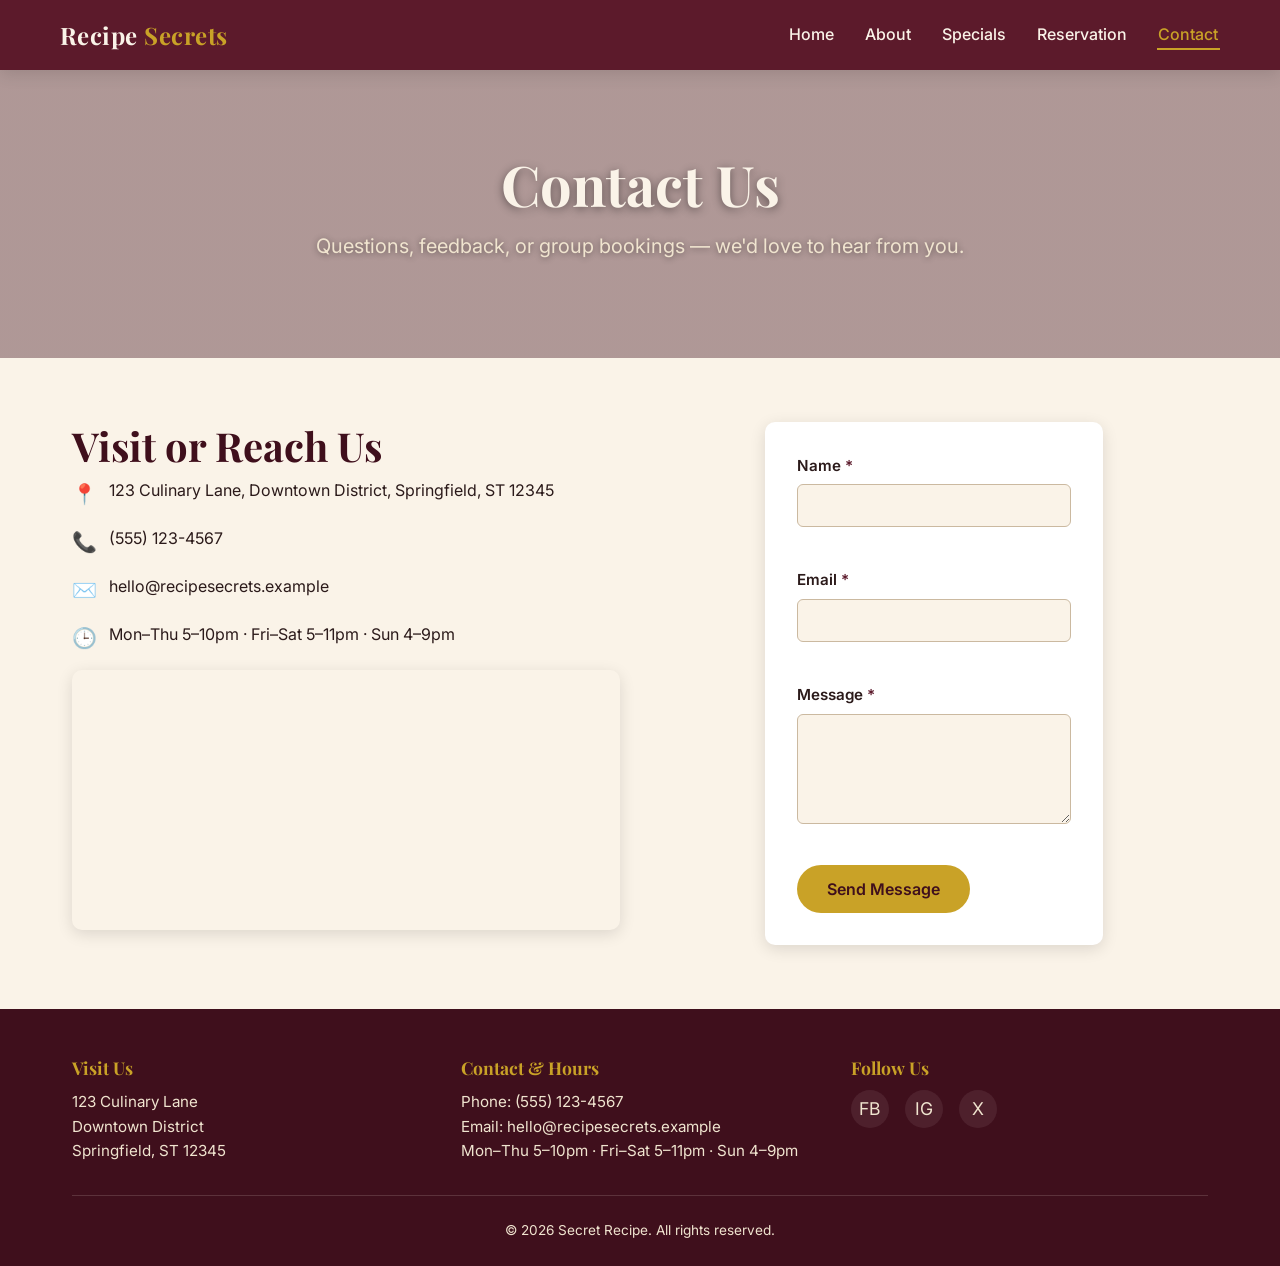
<file: contact.html>
<!DOCTYPE html>
<html lang="en">
<head>
  <meta charset="UTF-8" />
  <meta name="viewport" content="width=device-width, initial-scale=1.0" />
  <title>Contact Us | Secret Recipe</title>
  <meta
    name="description"
    content="Get in touch with Secret Recipe. Find our address, phone, email, hours, map, and a quick contact form."
  />
  <link rel="icon" href="data:image/svg+xml,<svg xmlns=%22http://www.w3.org/2000/svg%22 viewBox=%220 0 100 100%22><text y=%22.9em%22 font-size=%2290%22>🍽️</text></svg>" />
  <link rel="preconnect" href="https://fonts.googleapis.com" />
  <link rel="preconnect" href="https://fonts.gstatic.com" crossorigin />
  <link
    href="https://fonts.googleapis.com/css2?family=Playfair+Display:wght@600;700&family=Inter:wght@400;500;600;700&display=swap"
    rel="stylesheet"
  />
  <link rel="stylesheet" href="css/styles.css" />
</head>
<body>
  <a class="skip-link" href="#main-content">Skip to main content</a>

  <header class="site-header">
    <div class="nav-wrapper">
      <a href="index.html" class="logo">Recipe <span>Secrets</span></a>
      <button class="nav-toggle" aria-label="Toggle navigation menu" aria-expanded="false" aria-controls="main-nav">
        <span class="bar"></span>
        <span class="bar"></span>
        <span class="bar"></span>
      </button>
      <nav class="main-nav" id="main-nav" aria-label="Primary">
        <ul>
          <li><a href="index.html">Home</a></li>
          <li><a href="about.html">About</a></li>
          <li><a href="specials.html">Specials</a></li>
          <li><a href="reservation.html">Reservation</a></li>
          <li><a href="contact.html" aria-current="page">Contact</a></li>
        </ul>
      </nav>
    </div>
    <div class="nav-backdrop"></div>
  </header>

  <main id="main-content">
    <section class="hero page-hero">
      <div class="hero-content">
        <h1>Contact Us</h1>
        <p class="tagline">Questions, feedback, or group bookings — we'd love to hear from you.</p>
      </div>
    </section>

    <section>
      <div class="container">
        <div class="contact-grid">
          <div>
            <h2 class="section-title" style="text-align: left">Visit or Reach Us</h2>
            <ul class="contact-info-list">
              <li>
                <span class="icon" aria-hidden="true">📍</span>
                <!-- TODO: replace -->
                <span>123 Culinary Lane, Downtown District, Springfield, ST 12345</span>
              </li>
              <li>
                <span class="icon" aria-hidden="true">📞</span>
                <!-- TODO: replace -->
                <span>(555) 123-4567</span>
              </li>
              <li>
                <span class="icon" aria-hidden="true">✉️</span>
                <!-- TODO: replace -->
                <span>hello@recipesecrets.example</span>
              </li>
              <li>
                <span class="icon" aria-hidden="true">🕒</span>
                <!-- TODO: replace -->
                <span>Mon–Thu 5–10pm · Fri–Sat 5–11pm · Sun 4–9pm</span>
              </li>
            </ul>

            <!-- TODO: replace with real embedded map for the actual address -->
            <iframe
              class="map-frame"
              title="Map showing Secret Recipe location"
              src="https://www.google.com/maps?q=123+Main+Street+Springfield&output=embed"
              loading="lazy"
              referrerpolicy="no-referrer-when-downgrade"
            ></iframe>
          </div>

          <div class="form-wrapper">
            <div class="form-success" id="contact-success" role="status" tabindex="-1">
              Thanks for reaching out! We'll get back to you as soon as possible.
            </div>

            <!--
              TODO: replace — Formspree setup
              Create a free form at https://formspree.io and paste your endpoint below,
              replacing YOUR_FORM_ID (e.g. https://formspree.io/f/abcd1234).
              js/main.js submits this form via fetch and reveals the success message above.
            -->
            <form id="contact-form" action="https://formspree.io/f/YOUR_FORM_ID" method="POST" novalidate>
              <div class="form-row">
                <div class="form-field">
                  <label for="contact-name">Name <span class="required">*</span></label>
                  <input type="text" id="contact-name" name="name" autocomplete="name" required />
                  <p class="error-message"></p>
                </div>
              </div>
              <div class="form-row">
                <div class="form-field">
                  <label for="contact-email">Email <span class="required">*</span></label>
                  <input type="email" id="contact-email" name="email" autocomplete="email" required />
                  <p class="error-message"></p>
                </div>
              </div>
              <div class="form-row">
                <div class="form-field">
                  <label for="contact-message">Message <span class="required">*</span></label>
                  <textarea id="contact-message" name="message" required></textarea>
                  <p class="error-message"></p>
                </div>
              </div>
              <button type="submit" class="btn btn-primary">Send Message</button>
            </form>
          </div>
        </div>
      </div>
    </section>
  </main>

  <footer class="site-footer">
    <div class="container">
      <div class="footer-grid">
        <div>
          <h3>Visit Us</h3>
          <!-- TODO: replace -->
          <address>
            123 Culinary Lane<br />
            Downtown District<br />
            Springfield, ST 12345
          </address>
        </div>
        <div>
          <h3>Contact & Hours</h3>
          <!-- TODO: replace -->
          <p>Phone: (555) 123-4567</p>
          <p>Email: hello@recipesecrets.example</p>
          <p>Mon–Thu 5–10pm · Fri–Sat 5–11pm · Sun 4–9pm</p>
        </div>
        <div>
          <h3>Follow Us</h3>
          <div class="social-links">
            <!-- TODO: replace with real social links -->
            <a href="#" aria-label="Facebook">FB</a>
            <a href="#" aria-label="Instagram">IG</a>
            <a href="#" aria-label="Twitter / X">X</a>
          </div>
        </div>
      </div>
      <div class="footer-bottom">
        <p>&copy; <span id="copyright-year">2026</span> Secret Recipe. All rights reserved.</p>
      </div>
    </div>
  </footer>

  <script src="js/main.js"></script>
</body>
</html>
</file>
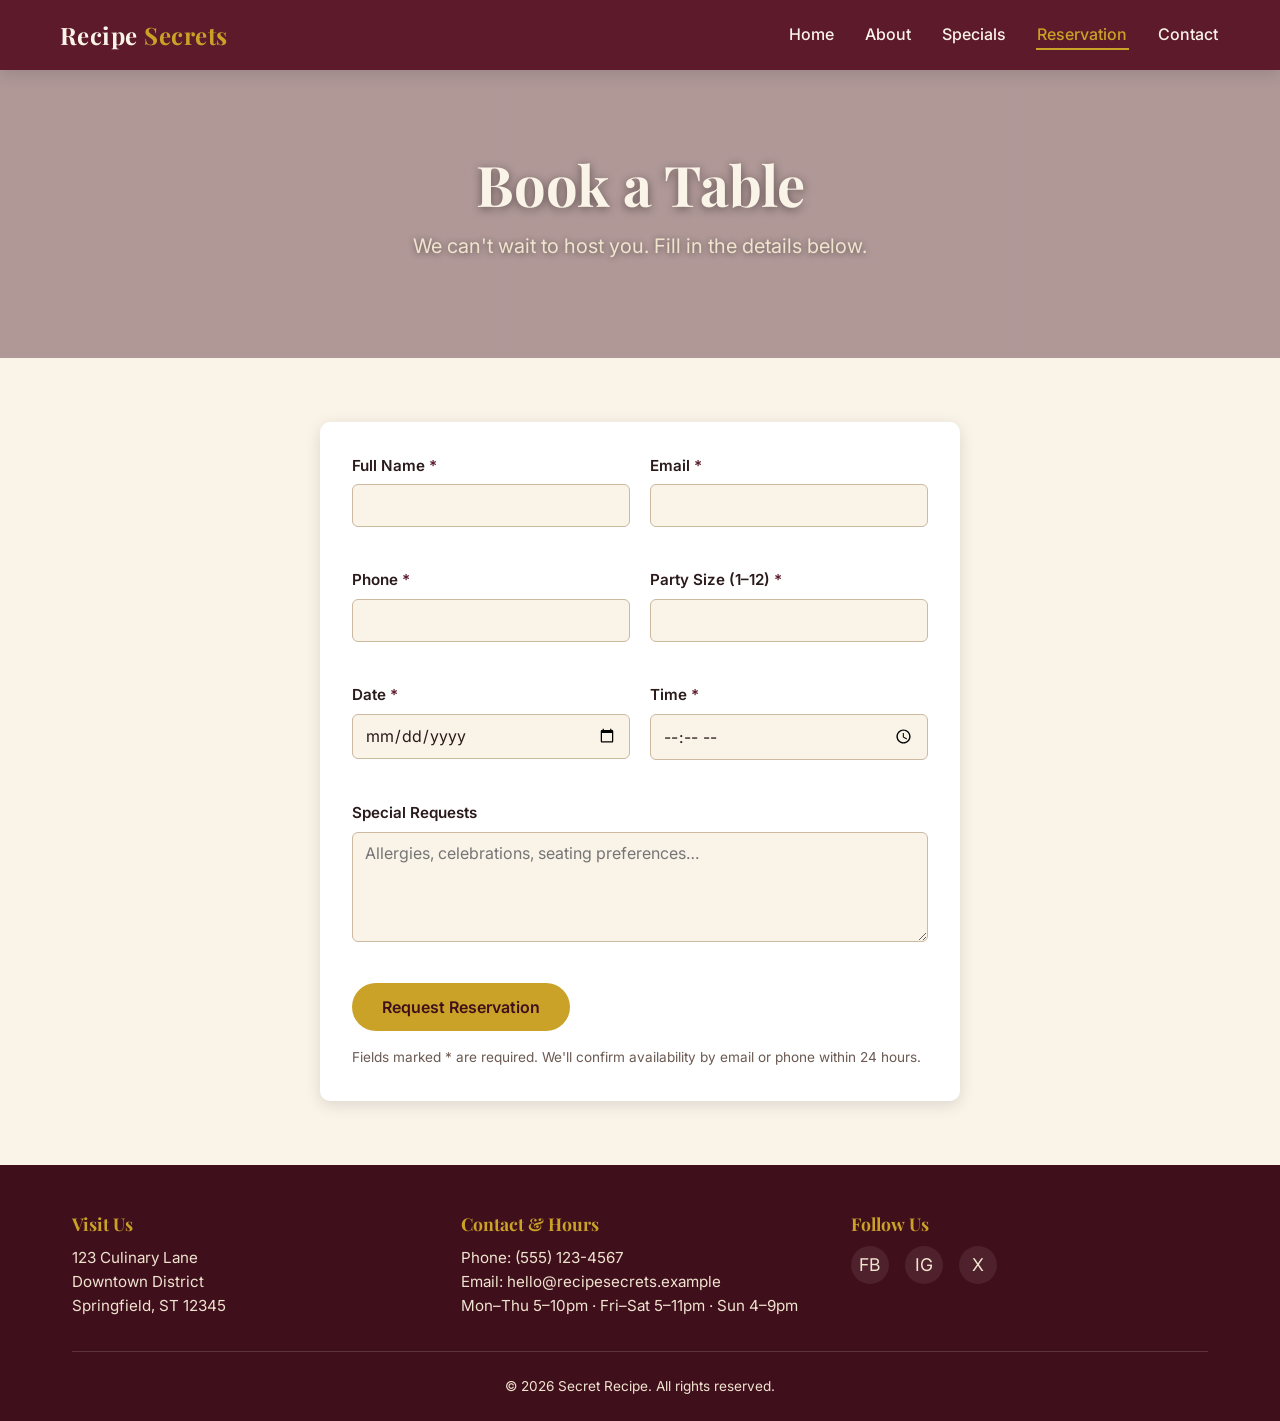
<file: reservation.html>
<!DOCTYPE html>
<html lang="en">
<head>
  <meta charset="UTF-8" />
  <meta name="viewport" content="width=device-width, initial-scale=1.0" />
  <title>Book a Table | Secret Recipe</title>
  <meta
    name="description"
    content="Reserve your table at Secret Recipe. Choose your date, time, and party size in just a minute."
  />
  <link rel="icon" href="data:image/svg+xml,<svg xmlns=%22http://www.w3.org/2000/svg%22 viewBox=%220 0 100 100%22><text y=%22.9em%22 font-size=%2290%22>🍽️</text></svg>" />
  <link rel="preconnect" href="https://fonts.googleapis.com" />
  <link rel="preconnect" href="https://fonts.gstatic.com" crossorigin />
  <link
    href="https://fonts.googleapis.com/css2?family=Playfair+Display:wght@600;700&family=Inter:wght@400;500;600;700&display=swap"
    rel="stylesheet"
  />
  <link rel="stylesheet" href="css/styles.css" />
</head>
<body>
  <a class="skip-link" href="#main-content">Skip to main content</a>

  <header class="site-header">
    <div class="nav-wrapper">
      <a href="index.html" class="logo">Recipe <span>Secrets</span></a>
      <button class="nav-toggle" aria-label="Toggle navigation menu" aria-expanded="false" aria-controls="main-nav">
        <span class="bar"></span>
        <span class="bar"></span>
        <span class="bar"></span>
      </button>
      <nav class="main-nav" id="main-nav" aria-label="Primary">
        <ul>
          <li><a href="index.html">Home</a></li>
          <li><a href="about.html">About</a></li>
          <li><a href="specials.html">Specials</a></li>
          <li><a href="reservation.html" aria-current="page">Reservation</a></li>
          <li><a href="contact.html">Contact</a></li>
        </ul>
      </nav>
    </div>
    <div class="nav-backdrop"></div>
  </header>

  <main id="main-content">
    <section class="hero page-hero">
      <div class="hero-content">
        <h1>Book a Table</h1>
        <p class="tagline">We can't wait to host you. Fill in the details below.</p>
      </div>
    </section>

    <section>
      <div class="container">
        <div class="form-wrapper">
          <div class="form-success" id="reservation-success" role="status" tabindex="-1">
            Thank you! Your reservation request has been sent. We'll confirm by email or phone shortly.
          </div>

          <!--
            TODO: replace — Formspree setup
            1. Create a free form at https://formspree.io and copy your unique endpoint.
            2. Replace YOUR_FORM_ID below with that endpoint, e.g.
               action="https://formspree.io/f/abcd1234"
            3. No other changes are needed — js/main.js already submits this form via fetch
               and shows the success message above once Formspree responds with 200 OK.
          -->
          <form id="reservation-form" action="https://formspree.io/f/YOUR_FORM_ID" method="POST" novalidate>
            <div class="form-row two-col">
              <div class="form-field">
                <label for="res-name">Full Name <span class="required">*</span></label>
                <input type="text" id="res-name" name="name" autocomplete="name" required />
                <p class="error-message" id="res-name-error"></p>
              </div>
              <div class="form-field">
                <label for="res-email">Email <span class="required">*</span></label>
                <input type="email" id="res-email" name="email" autocomplete="email" required />
                <p class="error-message"></p>
              </div>
            </div>

            <div class="form-row two-col">
              <div class="form-field">
                <label for="res-phone">Phone <span class="required">*</span></label>
                <input type="tel" id="res-phone" name="phone" autocomplete="tel" required />
                <p class="error-message"></p>
              </div>
              <div class="form-field">
                <label for="res-party-size">Party Size (1–12) <span class="required">*</span></label>
                <input type="number" id="res-party-size" name="party_size" min="1" max="12" required />
                <p class="error-message"></p>
              </div>
            </div>

            <div class="form-row two-col">
              <div class="form-field">
                <label for="res-date">Date <span class="required">*</span></label>
                <input type="date" id="res-date" name="date" required />
                <p class="error-message"></p>
              </div>
              <div class="form-field">
                <label for="res-time">Time <span class="required">*</span></label>
                <input type="time" id="res-time" name="time" required />
                <p class="error-message"></p>
              </div>
            </div>

            <div class="form-row">
              <div class="form-field">
                <label for="res-requests">Special Requests</label>
                <textarea
                  id="res-requests"
                  name="special_requests"
                  placeholder="Allergies, celebrations, seating preferences…"
                ></textarea>
                <p class="error-message"></p>
              </div>
            </div>

            <button type="submit" class="btn btn-primary">Request Reservation</button>
            <p class="form-note">
              Fields marked <span class="required">*</span> are required. We'll confirm availability by email or
              phone within 24 hours.
            </p>
          </form>
        </div>
      </div>
    </section>
  </main>

  <footer class="site-footer">
    <div class="container">
      <div class="footer-grid">
        <div>
          <h3>Visit Us</h3>
          <!-- TODO: replace -->
          <address>
            123 Culinary Lane<br />
            Downtown District<br />
            Springfield, ST 12345
          </address>
        </div>
        <div>
          <h3>Contact & Hours</h3>
          <!-- TODO: replace -->
          <p>Phone: (555) 123-4567</p>
          <p>Email: hello@recipesecrets.example</p>
          <p>Mon–Thu 5–10pm · Fri–Sat 5–11pm · Sun 4–9pm</p>
        </div>
        <div>
          <h3>Follow Us</h3>
          <div class="social-links">
            <!-- TODO: replace with real social links -->
            <a href="#" aria-label="Facebook">FB</a>
            <a href="#" aria-label="Instagram">IG</a>
            <a href="#" aria-label="Twitter / X">X</a>
          </div>
        </div>
      </div>
      <div class="footer-bottom">
        <p>&copy; <span id="copyright-year">2026</span> Secret Recipe. All rights reserved.</p>
      </div>
    </div>
  </footer>

  <script src="js/main.js"></script>
</body>
</html>
</file>
<file: css/styles.css>
/* =========================================================
   Recipe Secrets Restaurant — shared stylesheet
   Palette: deep burgundy, cream, gold accent
   Headings: Playfair Display (serif) | Body: Inter (sans-serif)
   ========================================================= */

:root {
  --color-burgundy: #5c1a2b;
  --color-burgundy-dark: #3f0f1c;
  --color-cream: #faf3e8;
  --color-cream-dark: #f0e4cf;
  --color-gold: #c9a227;
  --color-gold-light: #e3c767;
  --color-text: #2b1a1a;
  --color-text-light: #6b5a52;
  --color-white: #ffffff;

  --font-heading: "Playfair Display", Georgia, serif;
  --font-body: "Inter", Arial, sans-serif;

  --max-width: 1200px;
  --radius: 10px;
  --shadow: 0 4px 16px rgba(0, 0, 0, 0.12);
}

/* ---------- Reset ---------- */
* {
  margin: 0;
  padding: 0;
  box-sizing: border-box;
}

html {
  scroll-behavior: smooth;
}

body {
  font-family: var(--font-body);
  color: var(--color-text);
  background-color: var(--color-cream);
  line-height: 1.6;
}

img {
  max-width: 100%;
  display: block;
}

a {
  color: inherit;
  text-decoration: none;
}

ul {
  list-style: none;
}

h1,
h2,
h3,
h4 {
  font-family: var(--font-heading);
  line-height: 1.2;
  color: var(--color-burgundy-dark);
}

.container {
  max-width: var(--max-width);
  margin: 0 auto;
  padding: 0 1.25rem;
}

/* ---------- Skip link (accessibility) ---------- */
.skip-link {
  position: absolute;
  left: -999px;
  top: 0;
  background: var(--color-gold);
  color: var(--color-burgundy-dark);
  padding: 0.5rem 1rem;
  z-index: 1000;
  font-weight: 600;
}

.skip-link:focus {
  left: 0;
}

/* ---------- Buttons ---------- */
.btn {
  display: inline-block;
  padding: 0.75rem 1.75rem;
  border-radius: 999px;
  font-weight: 600;
  font-family: var(--font-body);
  border: 2px solid transparent;
  cursor: pointer;
  transition: transform 0.15s ease, box-shadow 0.15s ease, background-color 0.15s ease, color 0.15s ease;
  font-size: 1rem;
}

.btn:hover,
.btn:focus-visible {
  transform: translateY(-2px);
  box-shadow: var(--shadow);
}

.btn-primary {
  background-color: var(--color-gold);
  color: var(--color-burgundy-dark);
}

.btn-primary:hover,
.btn-primary:focus-visible {
  background-color: var(--color-gold-light);
}

.btn-secondary {
  background-color: transparent;
  border-color: var(--color-cream);
  color: var(--color-cream);
}

.btn-secondary:hover,
.btn-secondary:focus-visible {
  background-color: var(--color-cream);
  color: var(--color-burgundy-dark);
}

/* ---------- Header / Nav ---------- */
.site-header {
  background-color: var(--color-burgundy);
  position: sticky;
  top: 0;
  z-index: 500;
  box-shadow: var(--shadow);
}

.nav-wrapper {
  display: flex;
  align-items: center;
  justify-content: space-between;
  padding: 1rem 1.25rem;
  max-width: var(--max-width);
  margin: 0 auto;
}

.logo {
  font-family: var(--font-heading);
  font-size: 1.5rem;
  color: var(--color-cream);
  font-weight: 700;
  letter-spacing: 0.02em;
}

.logo span {
  color: var(--color-gold);
}

.nav-toggle {
  display: none;
  flex-direction: column;
  justify-content: center;
  gap: 5px;
  background: none;
  border: none;
  cursor: pointer;
  padding: 0.5rem;
  z-index: 600;
}

.nav-toggle .bar {
  width: 26px;
  height: 3px;
  background-color: var(--color-cream);
  border-radius: 2px;
  transition: transform 0.2s ease, opacity 0.2s ease;
}

.nav-toggle[aria-expanded="true"] .bar:nth-child(1) {
  transform: translateY(8px) rotate(45deg);
}

.nav-toggle[aria-expanded="true"] .bar:nth-child(2) {
  opacity: 0;
}

.nav-toggle[aria-expanded="true"] .bar:nth-child(3) {
  transform: translateY(-8px) rotate(-45deg);
}

.main-nav ul {
  display: flex;
  gap: 1.75rem;
}

.main-nav a {
  color: var(--color-cream);
  font-weight: 500;
  padding: 0.25rem 0.1rem;
  border-bottom: 2px solid transparent;
  transition: border-color 0.15s ease, color 0.15s ease;
}

.main-nav a:hover,
.main-nav a:focus-visible {
  color: var(--color-gold-light);
}

.main-nav a[aria-current="page"] {
  color: var(--color-gold);
  border-bottom-color: var(--color-gold);
}

@media (max-width: 767px) {
  .nav-toggle {
    display: flex;
  }

  .main-nav {
    position: fixed;
    top: 0;
    right: 0;
    height: 100vh;
    width: min(75vw, 300px);
    background-color: var(--color-burgundy-dark);
    transform: translateX(100%);
    transition: transform 0.25s ease;
    padding: 5rem 1.5rem 2rem;
  }

  .main-nav.is-open {
    transform: translateX(0);
  }

  .main-nav ul {
    flex-direction: column;
    gap: 1.5rem;
  }

  .nav-backdrop {
    position: fixed;
    inset: 0;
    background: rgba(0, 0, 0, 0.5);
    opacity: 0;
    pointer-events: none;
    transition: opacity 0.25s ease;
    z-index: 400;
  }

  .nav-backdrop.is-visible {
    opacity: 1;
    pointer-events: auto;
  }
}

/* ---------- Hero ---------- */
.hero {
  position: relative;
  color: var(--color-cream);
  background: linear-gradient(rgba(63, 15, 28, 0.4), rgba(63, 15, 28, 0.4)),
    url("https://images.unsplash.com/photo-1517248135467-4c7edcad34c4?auto=format&fit=crop&w=1600&q=80") center/cover
      no-repeat;
  padding: 7rem 1.25rem 6rem;
  text-align: center;
}

.hero-content {
  max-width: 700px;
  margin: 0 auto;
}

.hero h1 {
  font-size: clamp(2.25rem, 6vw, 3.5rem);
  color: var(--color-cream);
  margin-bottom: 0.75rem;
  text-shadow: 0 2px 10px rgba(0, 0, 0, 0.45);
}

.hero .tagline {
  font-size: 1.25rem;
  margin-bottom: 2rem;
  color: var(--color-cream-dark);
  text-shadow: 0 1px 6px rgba(0, 0, 0, 0.45);
}

.hero-actions {
  display: flex;
  gap: 1rem;
  justify-content: center;
  flex-wrap: wrap;
}

.page-hero {
  padding: 5rem 1.25rem 4rem;
}

.page-hero h1 {
  color: var(--color-cream);
}

/* ---------- Sections ---------- */
section {
  padding: 4rem 0;
}

.section-title {
  text-align: center;
  font-size: clamp(1.75rem, 4vw, 2.5rem);
  margin-bottom: 0.5rem;
}

.section-subtitle {
  text-align: center;
  color: var(--color-text-light);
  max-width: 600px;
  margin: 0 auto 2.5rem;
}

.alt-bg {
  background-color: var(--color-cream-dark);
}

/* ---------- Cards grid (featured dishes / specials) ---------- */
.card-grid {
  display: grid;
  grid-template-columns: repeat(auto-fit, minmax(260px, 1fr));
  gap: 2rem;
}

.card {
  background-color: var(--color-white);
  border-radius: var(--radius);
  overflow: hidden;
  box-shadow: var(--shadow);
  display: flex;
  flex-direction: column;
}

.card img {
  height: 200px;
  width: 100%;
  object-fit: cover;
}

.card-body {
  padding: 1.5rem;
  flex: 1;
  display: flex;
  flex-direction: column;
}

.card-body h3 {
  font-size: 1.25rem;
  margin-bottom: 0.5rem;
}

.card-body p {
  color: var(--color-text-light);
  flex: 1;
}

.card-price {
  font-weight: 700;
  color: var(--color-burgundy);
  font-size: 1.1rem;
  margin-top: 1rem;
}

.tags {
  display: flex;
  gap: 0.4rem;
  margin-top: 0.75rem;
  flex-wrap: wrap;
}

.tag {
  font-size: 0.75rem;
  font-weight: 700;
  padding: 0.2rem 0.55rem;
  border-radius: 999px;
  background-color: var(--color-cream-dark);
  color: var(--color-burgundy);
  border: 1px solid var(--color-gold);
}

/* ---------- Opening hours table ---------- */
.hours-table {
  max-width: 420px;
  margin: 0 auto;
  width: 100%;
  border-collapse: collapse;
}

.hours-table th,
.hours-table td {
  padding: 0.6rem 0.5rem;
  text-align: left;
  border-bottom: 1px solid var(--color-cream-dark);
}

.hours-table th {
  width: 50%;
  font-weight: 600;
  color: var(--color-burgundy);
}

/* ---------- CTA band ---------- */
.cta-band {
  background-color: var(--color-burgundy);
  color: var(--color-cream);
  text-align: center;
  padding: 3.5rem 1.25rem;
}

.cta-band h2 {
  color: var(--color-cream);
  margin-bottom: 1rem;
}

/* ---------- About page ---------- */
.story-grid {
  display: grid;
  grid-template-columns: 1fr;
  gap: 2rem;
  align-items: center;
}

@media (min-width: 768px) {
  .story-grid {
    grid-template-columns: 1fr 1fr;
  }
}

.story-grid img {
  border-radius: var(--radius);
  box-shadow: var(--shadow);
}

.team-grid {
  display: grid;
  grid-template-columns: repeat(auto-fit, minmax(220px, 1fr));
  gap: 2rem;
  text-align: center;
}

.team-grid img {
  width: 160px;
  height: 160px;
  object-fit: cover;
  border-radius: 50%;
  margin: 0 auto 1rem;
  box-shadow: var(--shadow);
}

.philosophy-list {
  display: grid;
  grid-template-columns: repeat(auto-fit, minmax(220px, 1fr));
  gap: 1.5rem;
  margin-top: 2rem;
}

.philosophy-list .card-body {
  padding: 1.5rem;
  background-color: var(--color-white);
  border-radius: var(--radius);
  box-shadow: var(--shadow);
}

/* ---------- Forms ---------- */
.form-wrapper {
  max-width: 640px;
  margin: 0 auto;
  background-color: var(--color-white);
  padding: 2rem;
  border-radius: var(--radius);
  box-shadow: var(--shadow);
}

.form-row {
  display: grid;
  grid-template-columns: 1fr;
  gap: 1.25rem;
  margin-bottom: 1.25rem;
}

@media (min-width: 600px) {
  .form-row.two-col {
    grid-template-columns: 1fr 1fr;
  }
}

.form-field {
  display: flex;
  flex-direction: column;
  gap: 0.4rem;
}

.form-field label {
  font-weight: 600;
  font-size: 0.95rem;
}

.form-field .required {
  color: var(--color-burgundy);
}

.form-field input,
.form-field select,
.form-field textarea {
  font-family: var(--font-body);
  font-size: 1rem;
  padding: 0.65rem 0.75rem;
  border: 1px solid #cbb9a0;
  border-radius: 6px;
  background-color: var(--color-cream);
  color: var(--color-text);
}

.form-field input:focus,
.form-field select:focus,
.form-field textarea:focus {
  outline: 2px solid var(--color-gold);
  outline-offset: 1px;
  border-color: var(--color-gold);
}

.form-field textarea {
  resize: vertical;
  min-height: 110px;
}

.error-message {
  color: #a3261b;
  font-size: 0.85rem;
  min-height: 1.1em;
}

.form-field.has-error input,
.form-field.has-error select,
.form-field.has-error textarea {
  border-color: #a3261b;
}

.form-success {
  display: none;
  background-color: #e4f3e4;
  border: 1px solid #2e7d32;
  color: #1b4d1e;
  padding: 1rem 1.25rem;
  border-radius: 8px;
  margin-bottom: 1.25rem;
  font-weight: 600;
}

.form-success.is-visible {
  display: block;
}

.form-note {
  font-size: 0.85rem;
  color: var(--color-text-light);
  margin-top: 1rem;
}

/* ---------- Contact page ---------- */
.contact-grid {
  display: grid;
  grid-template-columns: 1fr;
  gap: 2.5rem;
}

@media (min-width: 900px) {
  .contact-grid {
    grid-template-columns: 1fr 1fr;
  }
}

.contact-info-list li {
  display: flex;
  gap: 0.75rem;
  margin-bottom: 1rem;
  align-items: flex-start;
}

.contact-info-list .icon {
  font-size: 1.25rem;
  color: var(--color-gold);
  flex-shrink: 0;
}

.map-frame {
  width: 100%;
  border: 0;
  border-radius: var(--radius);
  min-height: 260px;
  box-shadow: var(--shadow);
}

/* ---------- Footer ---------- */
.site-footer {
  background-color: var(--color-burgundy-dark);
  color: var(--color-cream-dark);
  padding: 3rem 0 1.5rem;
}

.footer-grid {
  display: grid;
  grid-template-columns: 1fr;
  gap: 2rem;
  margin-bottom: 2rem;
}

@media (min-width: 640px) {
  .footer-grid {
    grid-template-columns: repeat(3, 1fr);
  }
}

.footer-grid h3 {
  color: var(--color-gold);
  font-size: 1.1rem;
  margin-bottom: 0.75rem;
}

.footer-grid p,
.footer-grid address {
  font-style: normal;
  color: var(--color-cream-dark);
  font-size: 0.95rem;
}

.social-links {
  display: flex;
  gap: 1rem;
  margin-top: 0.5rem;
}

.social-links a {
  display: inline-flex;
  align-items: center;
  justify-content: center;
  width: 38px;
  height: 38px;
  border-radius: 50%;
  background-color: rgba(250, 243, 232, 0.08);
  font-size: 1.1rem;
  transition: background-color 0.15s ease;
}

.social-links a:hover,
.social-links a:focus-visible {
  background-color: var(--color-gold);
  color: var(--color-burgundy-dark);
}

.footer-bottom {
  text-align: center;
  border-top: 1px solid rgba(250, 243, 232, 0.15);
  padding-top: 1.5rem;
  font-size: 0.85rem;
  color: var(--color-cream-dark);
}

/* ---------- Utility ---------- */
.visually-hidden {
  position: absolute;
  width: 1px;
  height: 1px;
  overflow: hidden;
  clip: rect(0 0 0 0);
  white-space: nowrap;
}

@media (min-width: 1280px) {
  .container {
    padding: 0 2rem;
  }
}
</file>
